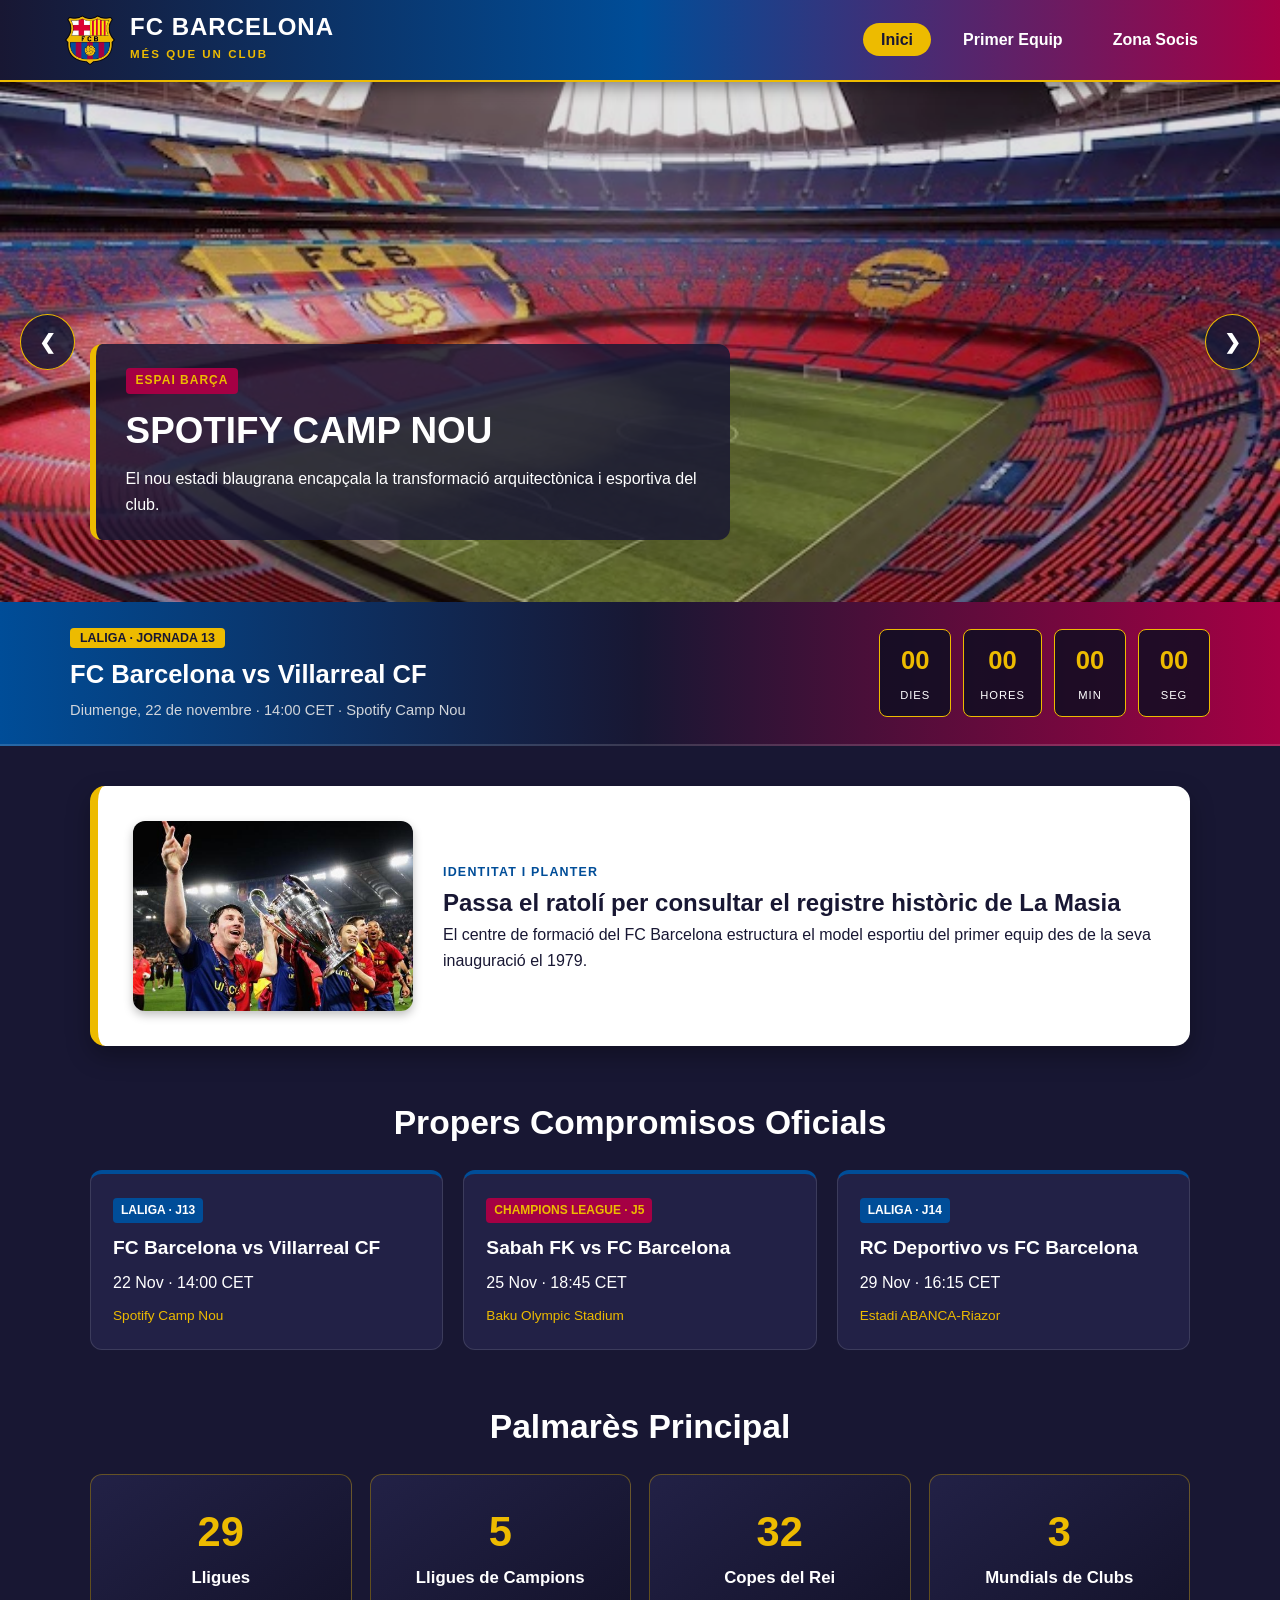
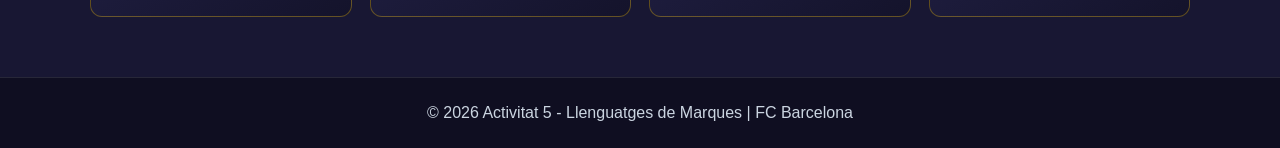
<file: A5/index.html>
<!DOCTYPE html>
<html lang="ca">
<head>
    <meta charset="UTF-8">
    <meta name="viewport" content="width=device-width, initial-scale=1.0">
    <meta name="description" content="Portal informatiu del FC Barcelona. Actualitat, calendari de partits, palmarès i plantilla oficial.">
    <meta name="author" content="Joan Lloret Gaseni">
    <meta name="keywords" content="FC Barcelona, Barça, Spotify Camp Nou, Calendari Barça, Palmarès, La Masia">
    <title>FC Barcelona - Web Oficial Fan | Inici</title>
    <link rel="stylesheet" href="css/estils.css">
</head>
<body>

    <header class="capcalera">
        <div class="logo-container">
            <img src="img/escut.png" alt="Escut FC Barcelona" class="logo-spin">
            <div>
                <h1>FC BARCELONA</h1>
                <span class="sub-logo">MÉS QUE UN CLUB</span>
            </div>
        </div>
        <nav class="menu-nav">
            <ul>
                <li><a href="index.html" class="actiu">Inici</a></li>
                <li><a href="plantilla.html">Primer Equip</a></li>
                <li><a href="socis.html">Zona Socis</a></li>
            </ul>
        </nav>
    </header>

    <!-- Carrusel -->
    <section class="carrusel-container">
        <div class="slide">
            <img src="img/banner1.png" alt="Spotify Camp Nou">
            <div class="text-carrusel">
                <span class="etiqueta-noticia">ESPAI BARÇA</span>
                <h2>SPOTIFY CAMP NOU</h2>
                <p>El nou estadi blaugrana encapçala la transformació arquitectònica i esportiva del club.</p>
            </div>
        </div>
        <div class="slide">
            <img src="img/banner2.png" alt="Celebració equip">
            <div class="text-carrusel">
                <span class="etiqueta-noticia">PRIMER EQUIP</span>
                <h2>COMPROMÍS I IDENTITAT</h2>
                <p>Un grup consolidat que combina el talent format a La Masia amb referents internacionals.</p>
            </div>
        </div>
        <div class="slide">
            <img src="img/banner3.png" alt="Trofeus Barça">
            <div class="text-carrusel">
                <span class="etiqueta-noticia">HISTÒRIA</span>
                <h2>EL LLEGAT EUROPEU</h2>
                <p>Cinc Copes d'Europa i més de cent títols oficials situen el club al capdamunt del futbol mundial.</p>
            </div>
        </div>
        <button class="prev" onclick="canviarSlide(-1)">&#10094;</button>
        <button class="next" onclick="canviarSlide(1)">&#10095;</button>
    </section>

    <section class="franja-proper-partit">
        <div class="proper-partit-contingut">
            <div class="info-matx">
                <span class="badge-competicio">LALIGA · JORNADA 13</span>
                <h3>FC Barcelona vs Villarreal CF</h3>
                <p>Diumenge, 22 de novembre · 14:00 CET · Spotify Camp Nou</p>
            </div>
            <div class="compte-enrere-box">
                <div class="temps-bloc"><span id="cd-dies">00</span><small>DIES</small></div>
                <div class="temps-bloc"><span id="cd-hores">00</span><small>HORES</small></div>
                <div class="temps-bloc"><span id="cd-min">00</span><small>MIN</small></div>
                <div class="temps-bloc"><span id="cd-seg">00</span><small>SEG</small></div>
            </div>
        </div>
    </section>

    <main class="contenidor-principal">
        
        <!-- onmouseover i onmouseout -->
        <section id="seccio-interactiva" class="targeta-destacada" 
                 onmouseover="ressaltarSeccio()" 
                 onmouseout="restaurarSeccio()">
            <div class="info-flex">
                <img src="img/historia.png" alt="Història Champions Barça" class="img-arrodonida">
                <div>
                    <span class="etiqueta-seccio">IDENTITAT I PLANTER</span>
                    <h2>Passa el ratolí per consultar el registre històric de La Masia</h2>
                    <p>El centre de formació del FC Barcelona estructura el model esportiu del primer equip des de la seva inauguració el 1979.</p>
                    <p id="text-ocult" class="ocult">
                        <strong>REGISTRE OFICIAL:</strong> El 25 de novembre de 2012, en un partit oficial de Lliga davant el Llevant UD, el FC Barcelona va alinear simultàniament onze jugadors formats a les categories inferiors del club (Valdés, Montoya, Piqué, Puyol, Alba, Busquets, Xavi, Iniesta, Pedro, Messi i Fàbregas).
                    </p>
                </div>
            </div>
        </section>

        <!-- Agenda de Propers Partits -->
        <section class="seccio-calendari">
            <h2 class="titol-blanc">Propers Compromisos Oficials</h2>
            <div class="graella-partits">
                <div class="targeta-partit">
                    <span class="competicio-tag">LALIGA · J13</span>
                    <h3>FC Barcelona vs Villarreal CF</h3>
                    <p>22 Nov · 14:00 CET</p>
                    <span class="estadi-tag">Spotify Camp Nou</span>
                </div>
                <div class="targeta-partit">
                    <span class="competicio-tag champions">CHAMPIONS LEAGUE · J5</span>
                    <h3>Sabah FK vs FC Barcelona</h3>
                    <p>25 Nov · 18:45 CET</p>
                    <span class="estadi-tag">Baku Olympic Stadium</span>
                </div>
                <div class="targeta-partit">
                    <span class="competicio-tag">LALIGA · J14</span>
                    <h3>RC Deportivo vs FC Barcelona</h3>
                    <p>29 Nov · 16:15 CET</p>
                    <span class="estadi-tag">Estadi ABANCA-Riazor</span>
                </div>
            </div>
        </section>

        <section class="seccio-palmares">
            <h2 class="titol-blanc">Palmarès Principal</h2>
            <div class="graella-trofeus">
                <div class="trofeu-card">
                    <span class="trofeu-num">29</span>
                    <h3>Lligues</h3>
                </div>
                <div class="trofeu-card">
                    <span class="trofeu-num">5</span>
                    <h3>Lligues de Campions</h3>
                </div>
                <div class="trofeu-card">
                    <span class="trofeu-num">32</span>
                    <h3>Copes del Rei</h3>
                </div>
                <div class="trofeu-card">
                    <span class="trofeu-num">3</span>
                    <h3>Mundials de Clubs</h3>
                </div>
            </div>
        </section>

    </main>

    <footer>
        <p>&copy; 2026 Activitat 5 - Llenguatges de Marques | FC Barcelona</p>
    </footer>

    <script>
        function ressaltarSeccio() {
            const seccio = document.getElementById("seccio-interactiva");
            const textOcult = document.getElementById("text-ocult");
            
            seccio.style.backgroundColor = "#A50044";
            seccio.style.color = "#EDBB00";
            textOcult.style.display = "block";
        }

        function restaurarSeccio() {
            const seccio = document.getElementById("seccio-interactiva");
            const textOcult = document.getElementById("text-ocult");
            
            seccio.style.backgroundColor = "#ffffff";
            seccio.style.color = "#181733";
            textOcult.style.display = "none";
        }
    </script>
    <script src="components/galeria.js"></script>
</body>
</html>
</file>
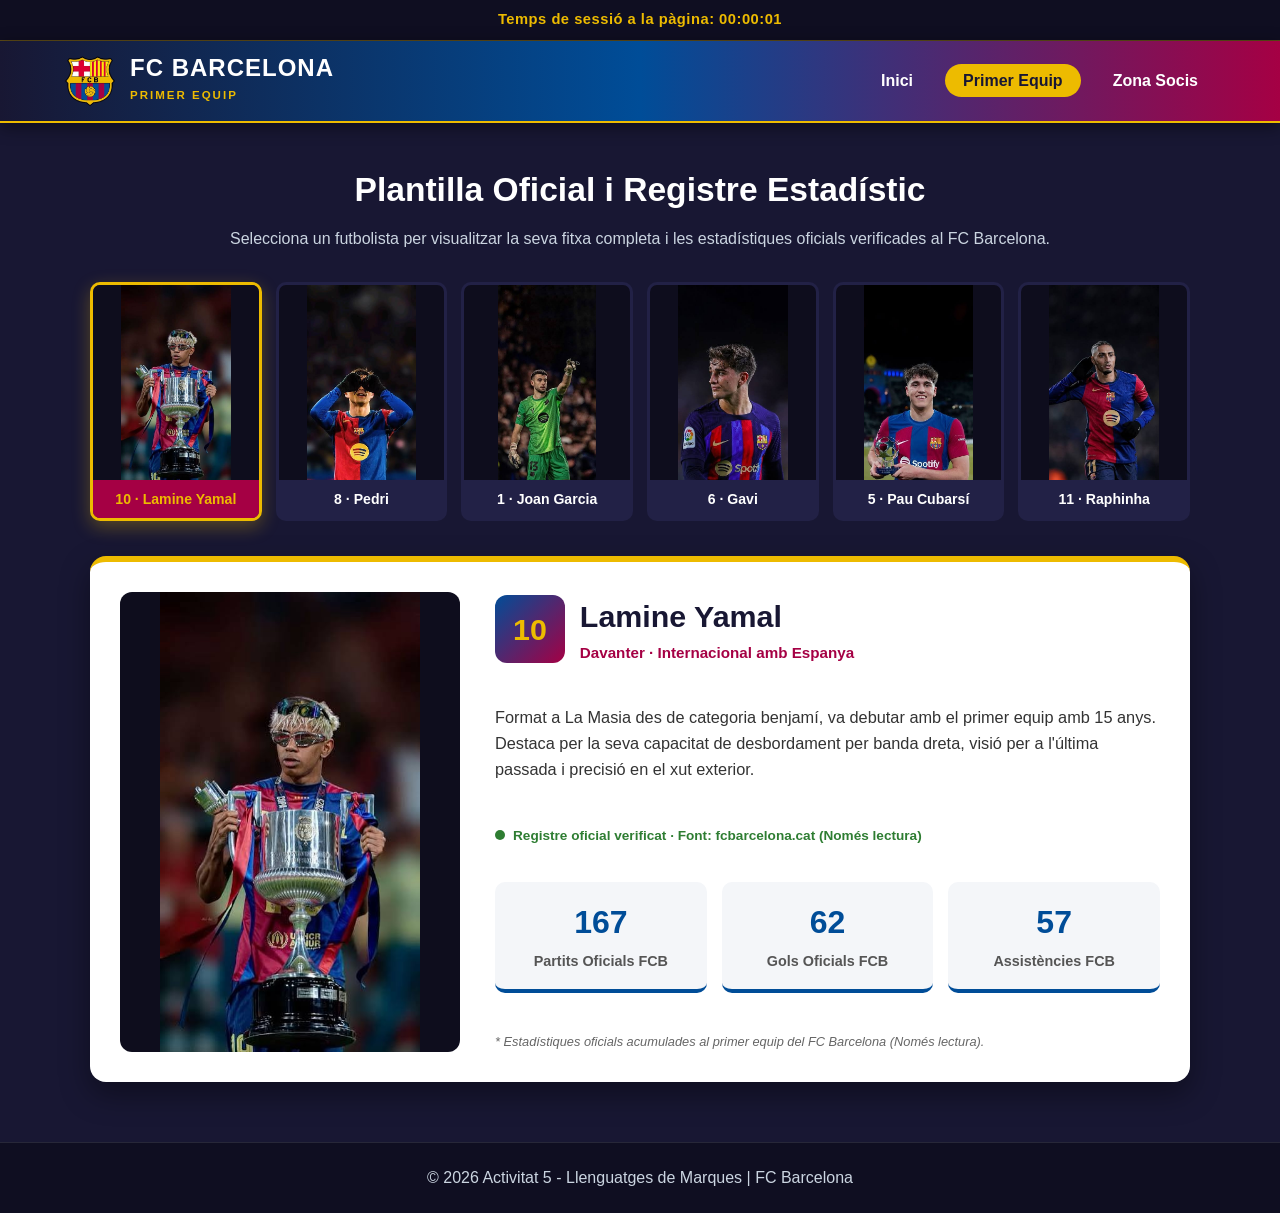
<file: A5/plantilla.html>
<!DOCTYPE html>
<html lang="ca">
<head>
    <meta charset="UTF-8">
    <meta name="viewport" content="width=device-width, initial-scale=1.0">
    <meta name="description" content="Fitxes tècniques i estadístiques oficials verificades del primer equip del FC Barcelona.">
    <meta name="author" content="Joan Lloret Gaseni">
    <meta name="keywords" content="Lamine Yamal, Pedri, Joan Garcia, Gavi, Pau Cubarsí, Raphinha, Plantilla FC Barcelona">
    <title>FC Barcelona - Primer Equip i Estadístiques</title>
    <link rel="stylesheet" href="css/estils.css">

    <!--Rellotge de temps a la pàgina -->
    <script>
        let segonsTotals = 0;

        function iniciarRellotge() {
            setInterval(function() {
                segonsTotals++;
                let hores = Math.floor(segonsTotals / 3600);
                let minuts = Math.floor((segonsTotals % 3600) / 60);
                let segons = segonsTotals % 60;

                hores = hores < 10 ? "0" + hores : hores;
                minuts = minuts < 10 ? "0" + minuts : minuts;
                segons = segons < 10 ? "0" + segons : segons;

                const visorRellotge = document.getElementById("rellotge-sessio");
                if (visorRellotge) {
                    visorRellotge.textContent = "Temps de sessió a la pàgina: " + hores + ":" + minuts + ":" + segons;
                }
            }, 1000);
        }

        window.onload = iniciarRellotge;
    </script>
</head>
<body>

    <div class="barra-temps">
        <span id="rellotge-sessio">Temps de sessió a la pàgina: 00:00:00</span>
    </div>

    <header class="capcalera">
        <div class="logo-container">
            <img src="img/escut.png" alt="Escut FC Barcelona" class="logo-spin">
            <div>
                <h1>FC BARCELONA</h1>
                <span class="sub-logo">PRIMER EQUIP</span>
            </div>
        </div>
        <nav class="menu-nav">
            <ul>
                <li><a href="index.html">Inici</a></li>
                <li><a href="plantilla.html" class="actiu">Primer Equip</a></li>
                <li><a href="socis.html">Zona Socis</a></li>
            </ul>
        </nav>
    </header>

    <main class="contenidor-principal">
        <h2 class="titol-blanc">Plantilla Oficial i Registre Estadístic</h2>
        <p class="subtitol-blanc">Selecciona un futbolista per visualitzar la seva fitxa completa i les estadístiques oficials verificades al FC Barcelona.</p>

        <div class="graella-miniatures">
            <div class="card-thumb activa-thumb" onclick="seleccionarJugador(0, this)">
                <img src="img/img1.png" alt="Lamine Yamal">
                <span>10 · Lamine Yamal</span>
            </div>
            <div class="card-thumb" onclick="seleccionarJugador(1, this)">
                <img src="img/img2.png" alt="Pedri González">
                <span>8 · Pedri</span>
            </div>
            <div class="card-thumb" onclick="seleccionarJugador(2, this)">
                <img src="img/img3.png" alt="Joan Garcia">
                <span>1 · Joan Garcia</span>
            </div>
            <div class="card-thumb" onclick="seleccionarJugador(3, this)">
                <img src="img/img4.png" alt="Pablo Gavi">
                <span>6 · Gavi</span>
            </div>
            <div class="card-thumb" onclick="seleccionarJugador(4, this)">
                <img src="img/img5.png" alt="Pau Cubarsí">
                <span>5 · Pau Cubarsí</span>
            </div>
            <div class="card-thumb" onclick="seleccionarJugador(5, this)">
                <img src="img/img6.png" alt="Raphinha">
                <span>11 · Raphinha</span>
            </div>
        </div>

        <div class="visor-gran">
            <div class="marc-imatge-gran">
                <img id="imatge-ampliada" src="img/img1.png" alt="Jugador seleccionat">
            </div>
            <div class="info-jugador">
                <div class="capcalera-fitxa">
                    <span id="dorsal-jugador" class="badge-dorsal">10</span>
                    <div>
                        <h3 id="titol-jugador">Lamine Yamal</h3>
                        <p id="posicio-jugador" class="posicio-text">Davanter · Internacional amb Espanya</p>
                    </div>
                </div>
                
                <p id="desc-jugador" class="biografia-text">Format a La Masia des de categoria benjamí, va debutar amb el primer equip amb 15 anys. Destaca per la seva capacitat de desbordament per banda dreta, visió per a l'última passada i precisió en el xut exterior.</p>

                <div class="estat-connexio">
                    <span class="punt-verd"></span>
                    <span id="estat-api">Registre oficial verificat · Font: fcbarcelona.cat (Només lectura)</span>
                </div>

                <div class="graella-stats">
                    <div class="stat-box">
                        <span id="stat1-valor" class="stat-num">167</span>
                        <span id="stat1-nom" class="stat-label">Partits Oficials FCB</span>
                    </div>
                    <div class="stat-box">
                        <span id="stat2-valor" class="stat-num">62</span>
                        <span id="stat2-nom" class="stat-label">Gols Oficials FCB</span>
                    </div>
                    <div class="stat-box">
                        <span id="stat3-valor" class="stat-num">57</span>
                        <span id="stat3-nom" class="stat-label">Assistències FCB</span>
                    </div>
                </div>

                <div class="nota-oficial">
                    <span>* Estadístiques oficials acumulades al primer equip del FC Barcelona (Només lectura).</span>
                </div>
            </div>
        </div>
    </main>

    <footer>
        <p>&copy; 2026 Activitat 5 - Llenguatges de Marques | FC Barcelona</p>
    </footer>

    <script src="components/galeria.js"></script>
</body>
</html>
</file>
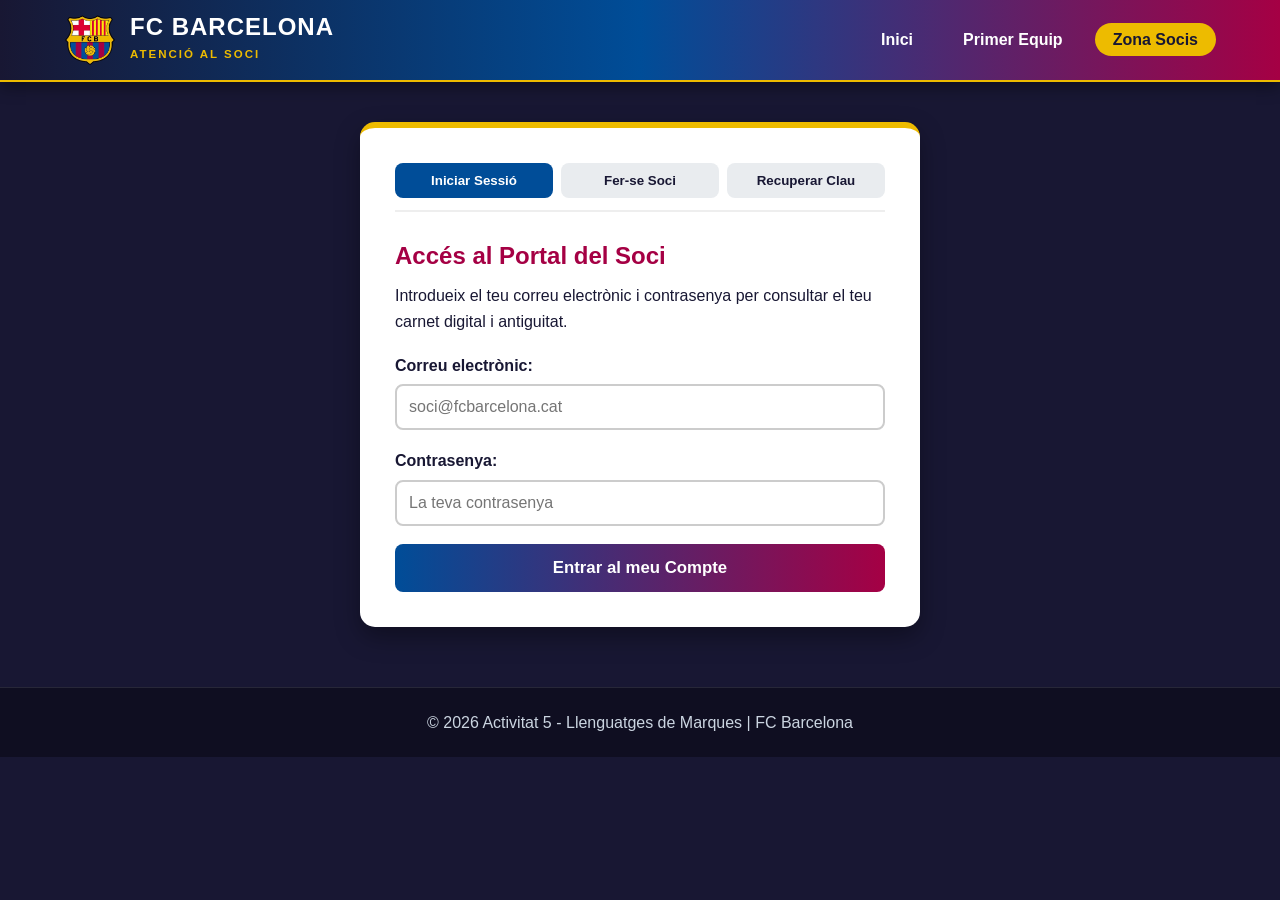
<file: A5/socis.html>
<!DOCTYPE html>
<html lang="ca">
<head>
    <meta charset="UTF-8">
    <meta name="viewport" content="width=device-width, initial-scale=1.0">
    <meta name="description" content="Portal oficial d'accés, registre, recuperació de clau i antiguitat per a socis del FC Barcelona.">
    <meta name="author" content="Joan Lloret Gaseni">
    <meta name="keywords" content="Socis FC Barcelona, Carnet Soci, Registre Soci Barça, Antiguitat">
    <title>FC Barcelona - Zona Socis</title>
    <link rel="stylesheet" href="css/estils.css">
</head>
<body>

    <header class="capcalera">
        <div class="logo-container">
            <img src="img/escut.png" alt="Escut FC Barcelona" class="logo-spin">
            <div>
                <h1>FC BARCELONA</h1>
                <span class="sub-logo">ATENCIÓ AL SOCI</span>
            </div>
        </div>
        <nav class="menu-nav">
            <ul>
                <li><a href="index.html">Inici</a></li>
                <li><a href="plantilla.html">Primer Equip</a></li>
                <li><a href="socis.html" class="actiu">Zona Socis</a></li>
            </ul>
        </nav>
    </header>

    <main class="contenidor-principal">
        
        <section id="panell-autenticacio" class="formulari-box">
            <div class="pestanyes-soci">
                <button type="button" id="tab-login" class="tab-btn activa" onclick="canviarPestanya('login')">Iniciar Sessió</button>
                <button type="button" id="tab-registre" class="tab-btn" onclick="canviarPestanya('registre')">Fer-se Soci</button>
                <button type="button" id="tab-recuperar" class="tab-btn" onclick="canviarPestanya('recuperar')">Recuperar Clau</button>
            </div>

            <form id="form-login" onsubmit="iniciarSessioSoci(event)">
                <h2>Accés al Portal del Soci</h2>
                <p>Introdueix el teu correu electrònic i contrasenya per consultar el teu carnet digital i antiguitat.</p>
                
                <div class="camp-formulari">
                    <label for="login-email">Correu electrònic:</label>
                    <input type="email" id="login-email" required placeholder="soci@fcbarcelona.cat">
                </div>
                <div class="camp-formulari">
                    <label for="login-pass">Contrasenya:</label>
                    <input type="password" id="login-pass" required placeholder="La teva contrasenya">
                </div>
                <button type="submit" class="boto-barca">Entrar al meu Compte</button>
            </form>

            <form id="form-registre" class="ocult" onsubmit="registrarSoci(event)">
                <h2>Alta de Nou Soci</h2>
                <p>Crea el teu compte oficial per obtenir el teu número de soci i registrar la teva antiguitat.</p>
                
                <div class="camp-formulari">
                    <label for="reg-nom">Nom i Cognoms:</label>
                    <input type="text" id="reg-nom" required placeholder="Ex: Marc Garcia Vila">
                </div>
                <div class="camp-formulari">
                    <label for="reg-email">Correu electrònic:</label>
                    <input type="email" id="reg-email" required placeholder="correu@exemple.com">
                </div>
                <div class="camp-formulari">
                    <label for="reg-pass">Contrasenya (mínim 8 caràcters):</label>
                    <input type="password" id="reg-pass" required placeholder="Mínim 8 caràcters">
                </div>
                <button type="submit" class="boto-barca">Crear Compte de Soci</button>
            </form>

            <form id="form-recuperar" class="ocult" onsubmit="recuperarContrasenya(event)">
                <h2>Recuperació de Contrasenya</h2>
                <p>Introdueix el correu electrònic amb què et vas registrar per verificar el teu compte i recuperar la clau.</p>
                
                <div class="camp-formulari">
                    <label for="rec-email">Correu electrònic registrat:</label>
                    <input type="email" id="rec-email" required placeholder="correu@exemple.com">
                </div>
                <button type="submit" class="boto-barca">Consultar i Recuperar Clau</button>
                <div id="resultat-recuperacio" class="caixa-info-recuperacio ocult"></div>
            </form>
        </section>

        <section id="panell-privat-soci" class="ocult">
            <div class="carnet-soci">
                <div class="carnet-header">
                    <img src="img/escut.png" alt="Escut FCB">
                    <div>
                        <span class="etiqueta-carnet">CARNET OFICIAL DE SOCI</span>
                        <h2 id="carnet-nom">Nom del Soci</h2>
                        <p id="carnet-email">correu@exemple.com</p>
                    </div>
                    <div class="num-soci-box">
                        <span>NÚM. SOCI</span>
                        <strong id="carnet-numero">142.850</strong>
                    </div>
                </div>
                
                <div class="antiguitat-box">
                    <p>Soci del FC Barcelona des del: <strong id="carnet-data-alta"></strong></p>
                    <p class="temps-soci-viu">Antiguitat acumulada: <span id="comptador-antiguitat">Calculant...</span></p>
                </div>

                <button type="button" class="boto-tancar-sessio" onclick="tancarSessioSoci()">Tancar Sessió</button>
            </div>

            <!--Formulari-->
            <div class="formulari-box" style="margin-top: 30px;">
                <h2>Canviar la Contrasenya del Compte</h2>
                <p>Per seguretat, introdueix la nova contrasenya dues vegades (mínim 8 caràcters).</p>
                
                <form id="form-password" onsubmit="validarContrasenya(event)">
                    <div class="camp-formulari">
                        <label for="pass1">Nova Contrasenya (mínim 8 caràcters):</label>
                        <input type="password" id="pass1" name="pass1" placeholder="Introdueix la nova clau">
                    </div>

                    <div class="camp-formulari">
                        <label for="pass2">Repeteix la Contrasenya:</label>
                        <input type="password" id="pass2" name="pass2" placeholder="Torna a escriure la clau">
                    </div>

                    <button type="submit" class="boto-barca">Actualitzar Contrasenya</button>
                </form>
            </div>
        </section>

    </main>

    <footer>
        <p>&copy; 2026 Activitat 5 - Llenguatges de Marques | FC Barcelona</p>
    </footer>

    <script src="components/seguretat.js"></script>
</body>
</html>
</file>
<file: A5/css/estils.css>
* {
    margin: 0;
    padding: 0;
    box-sizing: border-box;
}

body {
    font-family: 'Segoe UI', Tahoma, Geneva, Verdana, sans-serif;
    background-color: #181733;
    color: #ffffff;
    line-height: 1.6;
}

.barra-temps {
    background-color: #0f0e21;
    color: #EDBB00;
    text-align: center;
    padding: 8px 20px;
    font-weight: bold;
    font-size: 0.92rem;
    letter-spacing: 0.5px;
    border-bottom: 1px solid rgba(237, 187, 0, 0.35);
}

.capcalera {
    background: linear-gradient(90deg, #181733 0%, #004D98 50%, #A50044 100%);
    color: #ffffff;
    padding: 14px 5%;
    display: flex;
    justify-content: space-between;
    align-items: center;
    box-shadow: 0 4px 16px rgba(0, 0, 0, 0.45);
    position: sticky;
    top: 0;
    z-index: 100;
    border-bottom: 2px solid #EDBB00;
}

.logo-container {
    display: flex;
    align-items: center;
    gap: 14px;
}

.logo-container h1 {
    font-size: 1.5rem;
    line-height: 1.1;
    letter-spacing: 1px;
}

.sub-logo {
    font-size: 0.72rem;
    color: #EDBB00;
    letter-spacing: 2px;
    font-weight: bold;
}

.logo-spin {
    width: 52px;
    height: 52px;
    transition: transform 0.6s ease;
}

.logo-spin:hover {
    transform: rotate(360deg);
}

.menu-nav ul {
    list-style: none;
    display: flex;
    gap: 14px;
}

.menu-nav a {
    color: #ffffff;
    text-decoration: none;
    font-weight: bold;
    padding: 8px 18px;
    border-radius: 25px;
    transition: all 0.3s ease;
}

.menu-nav a:hover, .menu-nav a.actiu {
    background-color: #EDBB00;
    color: #181733;
}

.carrusel-container {
    position: relative;
    width: 100%;
    height: 520px;
    overflow: hidden;
    background-color: #0b0b14;
}

.slide {
    display: none;
    width: 100%;
    height: 100%;
}

.slide img {
    width: 100%;
    height: 100%;
    object-fit: cover;
    object-position: center;
    image-rendering: -webkit-optimize-contrast;
    opacity: 0.88;
}

.text-carrusel {
    position: absolute;
    bottom: 12%;
    left: 7%;
    background: rgba(24, 23, 51, 0.85);
    padding: 22px 30px;
    border-radius: 12px;
    border-left: 6px solid #EDBB00;
    color: #ffffff;
    max-width: 640px;
}

.etiqueta-noticia {
    display: inline-block;
    background-color: #A50044;
    color: #EDBB00;
    font-size: 0.75rem;
    font-weight: bold;
    padding: 3px 10px;
    border-radius: 4px;
    margin-bottom: 8px;
    letter-spacing: 1px;
}

.text-carrusel h2 {
    font-size: 2.3rem;
    color: #ffffff;
    margin-bottom: 6px;
}

.prev, .next {
    cursor: pointer;
    position: absolute;
    top: 50%;
    transform: translateY(-50%);
    padding: 15px 18px;
    color: white;
    font-weight: bold;
    font-size: 20px;
    background-color: rgba(24, 23, 51, 0.85);
    border: 1px solid #EDBB00;
    border-radius: 50%;
    transition: background-color 0.3s ease;
}

.prev { left: 20px; }
.next { right: 20px; }

.prev:hover, .next:hover {
    background-color: #A50044;
}

.franja-proper-partit {
    background: linear-gradient(90deg, #004D98 0%, #181733 50%, #A50044 100%);
    padding: 22px 5%;
    border-bottom: 2px solid rgba(255, 255, 255, 0.15);
}

.proper-partit-contingut {
    max-width: 1140px;
    margin: 0 auto;
    display: flex;
    justify-content: space-between;
    align-items: center;
    flex-wrap: wrap;
    gap: 20px;
}

.badge-competicio {
    background-color: #EDBB00;
    color: #181733;
    font-size: 0.78rem;
    font-weight: bold;
    padding: 3px 10px;
    border-radius: 4px;
}

.info-matx h3 {
    font-size: 1.6rem;
    margin: 4px 0;
}

.info-matx p {
    font-size: 0.92rem;
    color: #d1d5db;
}

.compte-enrere-box {
    display: flex;
    gap: 12px;
}

.temps-bloc {
    background-color: rgba(15, 14, 33, 0.85);
    border: 1px solid #EDBB00;
    border-radius: 8px;
    padding: 10px 16px;
    text-align: center;
    min-width: 72px;
}

.temps-bloc span {
    display: block;
    font-size: 1.6rem;
    font-weight: bold;
    color: #EDBB00;
}

.temps-bloc small {
    font-size: 0.7rem;
    letter-spacing: 1px;
    color: #ffffff;
}

.contenidor-principal {
    max-width: 1140px;
    margin: 40px auto;
    padding: 0 20px;
}

.targeta-destacada {
    background-color: #ffffff;
    color: #181733;
    padding: 35px;
    border-radius: 15px;
    box-shadow: 0 10px 25px rgba(0, 0, 0, 0.3);
    transition: background-color 0.35s ease, color 0.35s ease;
    cursor: pointer;
    border-left: 8px solid #EDBB00;
}

.etiqueta-seccio {
    font-size: 0.78rem;
    font-weight: bold;
    letter-spacing: 1.2px;
    color: #004D98;
}

.info-flex {
    display: flex;
    align-items: center;
    gap: 30px;
}

.img-arrodonida {
    width: 280px;
    height: 190px;
    object-fit: cover;
    border-radius: 12px;
    box-shadow: 0 4px 10px rgba(0,0,0,0.25);
}

.ocult {
    display: none;
    margin-top: 15px;
    padding-top: 15px;
    border-top: 1px solid rgba(237, 187, 0, 0.5);
}

.seccio-calendari {
    margin-top: 50px;
}

.titol-blanc {
    text-align: center;
    font-size: 2.1rem;
    color: #ffffff;
    margin-bottom: 10px;
}

.subtitol-blanc {
    text-align: center;
    color: #cbd5e1;
    margin-bottom: 30px;
}

.graella-partits {
    display: grid;
    grid-template-columns: repeat(3, 1fr);
    gap: 20px;
    margin-top: 20px;
}

.targeta-partit {
    background-color: #222146;
    border: 1px solid rgba(255, 255, 255, 0.12);
    border-top: 4px solid #004D98;
    padding: 22px;
    border-radius: 12px;
}

.competicio-tag {
    display: inline-block;
    background-color: #004D98;
    color: #ffffff;
    font-size: 0.75rem;
    font-weight: bold;
    padding: 3px 8px;
    border-radius: 4px;
    margin-bottom: 10px;
}

.competicio-tag.champions {
    background-color: #A50044;
    color: #EDBB00;
}

.targeta-partit h3 {
    font-size: 1.2rem;
    margin-bottom: 6px;
}

.estadi-tag {
    display: block;
    margin-top: 10px;
    font-size: 0.85rem;
    color: #EDBB00;
}

.seccio-palmares {
    margin-top: 50px;
}

.graella-trofeus {
    display: grid;
    grid-template-columns: repeat(4, 1fr);
    gap: 18px;
    margin-top: 20px;
}

.trofeu-card {
    background: linear-gradient(145deg, #222146, #14132b);
    border: 1px solid rgba(237, 187, 0, 0.35);
    border-radius: 12px;
    padding: 24px;
    text-align: center;
}

.trofeu-card h3 {
    font-size: 1.05rem;
}

.trofeu-num {
    display: block;
    font-size: 2.6rem;
    font-weight: bold;
    color: #EDBB00;
}

.graella-miniatures {
    display: grid;
    grid-template-columns: repeat(6, 1fr);
    gap: 14px;
    margin-bottom: 35px;
}

.card-thumb {
    background-color: #222146;
    border-radius: 10px;
    overflow: hidden;
    cursor: pointer;
    border: 3px solid transparent;
    text-align: center;
    transition: transform 0.25s ease, border-color 0.25s ease;
}

.card-thumb:hover {
    transform: translateY(-5px);
}

.card-thumb img {
    width: 100%;
    height: 195px;
    object-fit: contain;
    background-color: #0e0d1d;
    display: block;
}

.card-thumb span {
    display: block;
    color: #ffffff;
    font-weight: bold;
    font-size: 0.88rem;
    padding: 8px 4px;
}

.activa-thumb {
    border-color: #EDBB00;
    box-shadow: 0 6px 18px rgba(237, 187, 0, 0.3);
}

.activa-thumb span {
    background-color: #A50044;
    color: #EDBB00;
}

.visor-gran {
    background: #ffffff;
    color: #181733;
    border-radius: 16px;
    padding: 30px;
    display: flex;
    align-items: stretch;
    gap: 35px;
    box-shadow: 0 12px 30px rgba(0, 0, 0, 0.4);
    border-top: 6px solid #EDBB00;
}

.marc-imatge-gran {
    flex: 0 0 340px;
    background-color: #0e0d1d;
    border-radius: 12px;
    display: flex;
    align-items: center;
    justify-content: center;
    overflow: hidden;
}

.marc-imatge-gran img {
    width: 100%;
    height: 460px;
    object-fit: contain;
    image-rendering: -webkit-optimize-contrast;
    transition: opacity 0.25s ease;
}

.info-jugador {
    flex: 1;
    display: flex;
    flex-direction: column;
    justify-content: space-between;
}

.capcalera-fitxa {
    display: flex;
    align-items: center;
    gap: 15px;
    margin-bottom: 15px;
}

.badge-dorsal {
    background: linear-gradient(135deg, #004D98, #A50044);
    color: #EDBB00;
    font-size: 1.9rem;
    font-weight: bold;
    padding: 10px 18px;
    border-radius: 12px;
}

.info-jugador h3 {
    font-size: 1.9rem;
    color: #181733;
}

.posicio-text {
    color: #A50044;
    font-weight: bold;
    font-size: 0.95rem;
}

.biografia-text {
    color: #333;
    font-size: 1.02rem;
    margin-bottom: 18px;
}

.estat-connexio {
    display: flex;
    align-items: center;
    gap: 8px;
    font-size: 0.85rem;
    color: #2e7d32;
    font-weight: bold;
    margin-bottom: 12px;
}

.punt-verd {
    width: 10px;
    height: 10px;
    background-color: #2e7d32;
    border-radius: 50%;
    display: inline-block;
}

.graella-stats {
    display: grid;
    grid-template-columns: repeat(3, 1fr);
    gap: 15px;
    margin-bottom: 15px;
}

.stat-box {
    background-color: #f4f6f9;
    border-bottom: 4px solid #004D98;
    padding: 15px;
    border-radius: 10px;
    text-align: center;
}

.stat-num {
    display: block;
    font-size: 2rem;
    font-weight: bold;
    color: #004D98;
}

.stat-label {
    font-size: 0.9rem;
    color: #555;
    font-weight: bold;
}

.nota-oficial {
    font-size: 0.8rem;
    color: #666;
    font-style: italic;
}

.formulari-box {
    max-width: 560px;
    margin: 20px auto;
    background: #ffffff;
    color: #181733;
    padding: 35px;
    border-radius: 15px;
    box-shadow: 0 10px 25px rgba(0, 0, 0, 0.35);
    border-top: 6px solid #EDBB00;
}

.pestanyes-soci {
    display: flex;
    gap: 8px;
    margin-bottom: 25px;
    border-bottom: 2px solid #eee;
    padding-bottom: 12px;
}

.tab-btn {
    flex: 1;
    padding: 10px;
    border: none;
    background-color: #e9ecef;
    color: #181733;
    font-weight: bold;
    border-radius: 8px;
    cursor: pointer;
}

.tab-btn.activa {
    background-color: #004D98;
    color: #ffffff;
}

.formulari-box h2 {
    color: #A50044;
    margin-bottom: 8px;
}

.camp-formulari {
    margin: 18px 0;
}

.camp-formulari label {
    display: block;
    font-weight: bold;
    margin-bottom: 6px;
}

.camp-formulari input {
    width: 100%;
    padding: 12px;
    border: 2px solid #ccc;
    border-radius: 8px;
    font-size: 1rem;
}

.camp-formulari input:focus {
    border-color: #004D98;
    outline: none;
}

.boto-barca {
    width: 100%;
    padding: 14px;
    background: linear-gradient(90deg, #004D98, #A50044);
    color: #ffffff;
    border: none;
    border-radius: 8px;
    font-size: 1.05rem;
    font-weight: bold;
    cursor: pointer;
}

.caixa-info-recuperacio {
    margin-top: 15px;
    padding: 15px;
    background-color: #fff8e1;
    border-left: 4px solid #EDBB00;
    border-radius: 6px;
    color: #181733;
}

.carnet-soci {
    max-width: 650px;
    margin: 0 auto;
    background: linear-gradient(135deg, #181733 0%, #004D98 60%, #A50044 100%);
    color: #ffffff;
    padding: 30px;
    border-radius: 18px;
    box-shadow: 0 12px 30px rgba(0, 0, 0, 0.45);
    border: 2px solid #EDBB00;
}

.carnet-header {
    display: flex;
    align-items: center;
    justify-content: space-between;
    gap: 15px;
    border-bottom: 1px solid rgba(255, 255, 255, 0.25);
    padding-bottom: 20px;
    margin-bottom: 20px;
}

.carnet-header img {
    width: 65px;
    height: 65px;
}

.etiqueta-carnet {
    font-size: 0.75rem;
    letter-spacing: 1.5px;
    color: #EDBB00;
    font-weight: bold;
}

.num-soci-box {
    background-color: rgba(0, 0, 0, 0.35);
    padding: 10px 16px;
    border-radius: 10px;
    text-align: center;
    border: 1px solid #EDBB00;
}

.num-soci-box span {
    display: block;
    font-size: 0.75rem;
    color: #EDBB00;
}

.num-soci-box strong {
    font-size: 1.3rem;
}

.antiguitat-box {
    background-color: rgba(255, 255, 255, 0.12);
    padding: 15px 20px;
    border-radius: 10px;
    margin-bottom: 20px;
}

.temps-soci-viu {
    margin-top: 6px;
    font-size: 1.1rem;
    color: #EDBB00;
    font-weight: bold;
}

.boto-tancar-sessio {
    background-color: #ffffff;
    color: #A50044;
    border: none;
    padding: 10px 18px;
    border-radius: 8px;
    font-weight: bold;
    cursor: pointer;
}

footer {
    background-color: #0f0e21;
    color: #cbd5e1;
    text-align: center;
    padding: 22px;
    margin-top: 60px;
    border-top: 1px solid rgba(255, 255, 255, 0.1);
}
</file>
